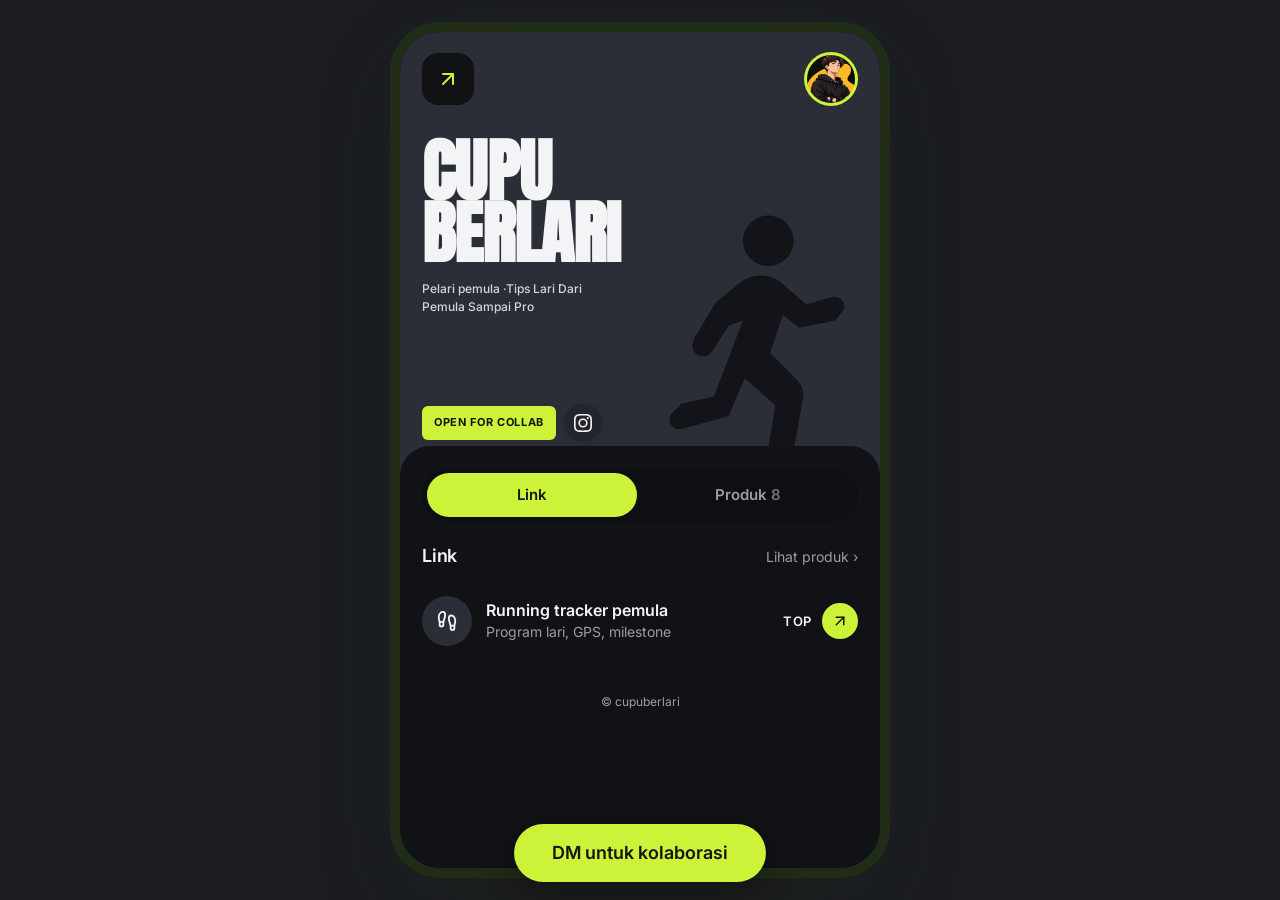
<file: index.html>
<!doctype html>
<html lang="id">
<head>
<meta charset="utf-8">
<meta name="viewport" content="width=device-width,initial-scale=1,viewport-fit=cover">
<title>Cupu Berlari</title>
<meta name="description" content="Pelari cupu yang lagi belajar konsisten. Semua link, tools lari, dan rekomendasi gear ada di sini.">
<meta name="theme-color" content="#C8D6B2">
<meta property="og:title" content="Cupu Berlari">
<meta property="og:type" content="website">
<link rel="icon" href="data:image/svg+xml,%3Csvg xmlns='http://www.w3.org/2000/svg' viewBox='0 0 64 64'%3E%3Crect width='64' height='64' rx='16' fill='%232D3B22'/%3E%3Ctext x='32' y='45' text-anchor='middle' font-family='Impact,sans-serif' font-size='36' fill='%23F4F062'%3EC%3C/text%3E%3C/svg%3E">
<link rel="preconnect" href="https://fonts.googleapis.com">
<link rel="preconnect" href="https://fonts.gstatic.com" crossorigin>
<link rel="stylesheet" href="https://fonts.googleapis.com/css2?family=Anton&family=DM+Sans:wght@400;500;600;700&display=swap">
<link rel="stylesheet" href="assets/site.css">
</head>
<body>
<div class="page" id="app" aria-live="polite"></div>
<script src="assets/icons.js"></script>
<script src="assets/site.js"></script>
</body>
</html>
</file>
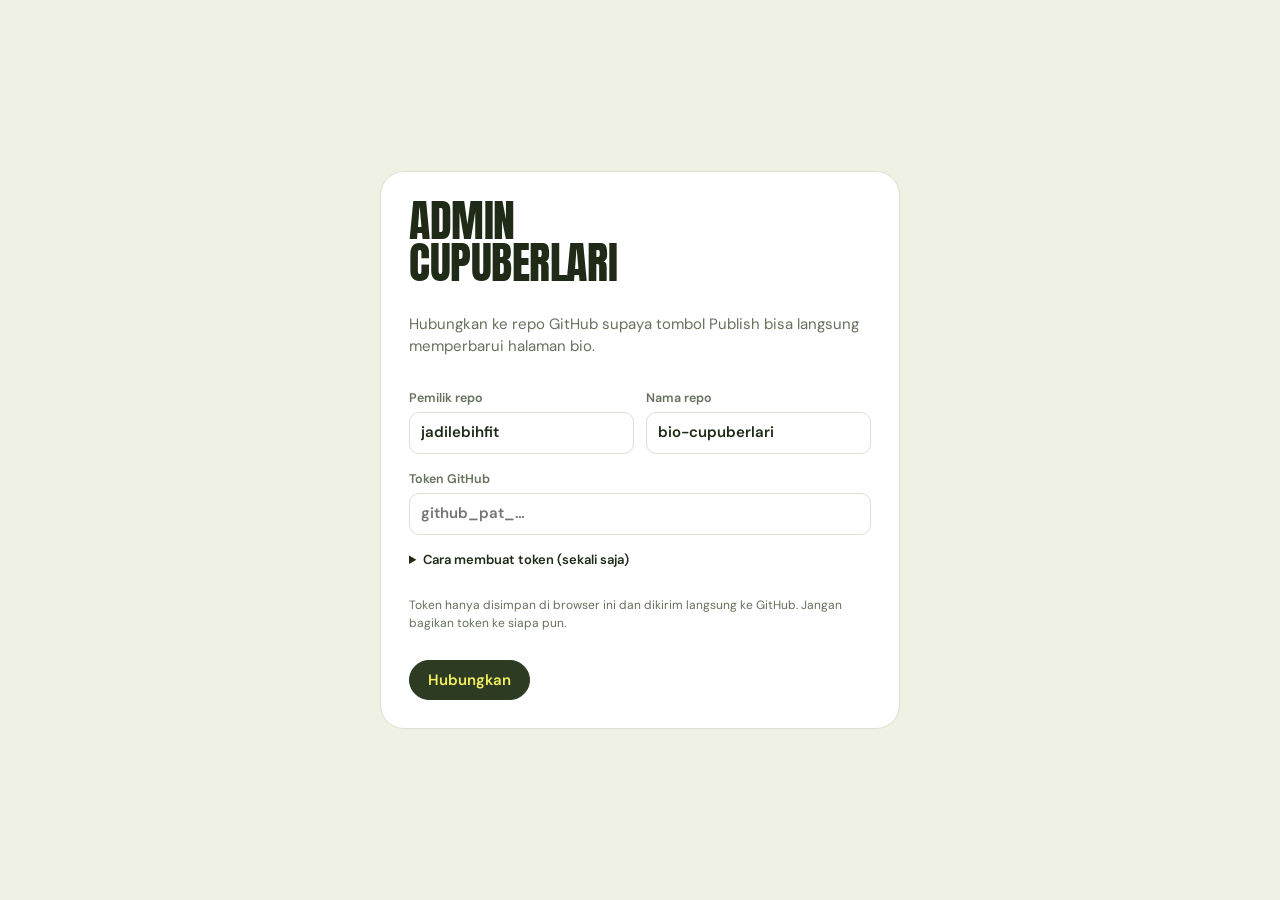
<file: admin/index.html>
<!doctype html>
<html lang="id">
<head>
<meta charset="utf-8">
<meta name="viewport" content="width=device-width,initial-scale=1,viewport-fit=cover">
<meta name="robots" content="noindex,nofollow">
<title>Admin · Cupu Berlari</title>
<link rel="icon" href="data:image/svg+xml,%3Csvg xmlns='http://www.w3.org/2000/svg' viewBox='0 0 64 64'%3E%3Crect width='64' height='64' rx='16' fill='%23F4F062'/%3E%3Ctext x='32' y='45' text-anchor='middle' font-family='Impact,sans-serif' font-size='36' fill='%232D3B22'%3EC%3C/text%3E%3C/svg%3E">
<link rel="preconnect" href="https://fonts.googleapis.com">
<link rel="preconnect" href="https://fonts.gstatic.com" crossorigin>
<link rel="stylesheet" href="https://fonts.googleapis.com/css2?family=Anton&family=DM+Sans:wght@400;500;600;700&display=swap">
<link rel="stylesheet" href="admin.css">
</head>
<body>
<div id="login" class="login" hidden></div>
<div id="shell" class="shell" hidden>
  <header class="bar">
    <div class="brand"><span class="logo">C</span><div><b>Admin bio</b><span id="repo-name" class="muted small"></span></div></div>
    <div class="bar-act">
      <span id="dirty" class="dirty" hidden>Belum dipublish</span>
      <button class="btn ghost" type="button" id="revert" title="Muat ulang dari GitHub">Batalkan perubahan</button>
      <button class="btn pri" type="button" id="publish">Publish</button>
    </div>
  </header>
  <div class="main">
    <section class="editor">
      <nav class="tabs" id="tabs" role="tablist">
        <button type="button" data-t="profil" aria-selected="true">Profil</button>
        <button type="button" data-t="link">Link</button>
        <button type="button" data-t="produk">Produk</button>
        <button type="button" data-t="statistik">Statistik</button>
        <button type="button" data-t="tampilan">Tampilan</button>
        <button type="button" data-t="lainnya">Lainnya</button>
      </nav>
      <div id="panel" class="panel"></div>
    </section>
    <aside class="preview">
      <div class="pv-head"><span class="muted small">Pratinjau langsung</span><div class="seg" id="pv-tab"><button type="button" data-pt="links" aria-pressed="true">Link</button><button type="button" data-pt="products" aria-pressed="false">Produk</button></div><a class="small" id="live-link" target="_blank" rel="noopener">Buka halaman ↗</a></div>
      <div class="phone"><iframe id="pv" title="Pratinjau halaman bio" src="../index.html?preview=1"></iframe></div>
    </aside>
  </div>
  <button class="btn pri pv-toggle" type="button" id="pv-toggle">Lihat pratinjau</button>
</div>
<div id="modal" class="modal" hidden><div class="sheet" id="sheet"></div></div>
<div id="toast" class="toast" hidden></div>
<script src="../assets/icons.js"></script>
<script src="admin.js"></script>
</body>
</html>
</file>
<file: assets/site.css>
/* Layout: satu kolom seperti layar HP (maks 480px) di atas latar lime.
   Atas: hero sage dengan nama besar huruf kondensasi + foto potongan di kanan.
   Bawah: panel hijau tua membulat berisi tab Link/Produk, kartu statistik putih, daftar link, dan grid produk.
   Semua warna, font, dan ukuran berasal dari data.json (theme) lewat variabel CSS. */
:root{
  --bg:#E3E86B; --hero:#C8D6B2; --panel:#2D3B22; --card:#FFFFFF; --accent:#F4F062; --ink:#22301A; --panel-ink:#FFFFFF; --accent-ink:#22301A;
  --display:"Anton","Bebas Neue",Impact,"Arial Narrow",sans-serif;
  --body:"DM Sans",system-ui,-apple-system,"Segoe UI",sans-serif;
  --title:64px; --subtitle:15px; --section:24px; --text:16px; --link:17px; --stat:30px; --r:18px;
  --muted:rgba(255,255,255,.62); --line:rgba(255,255,255,.12);
  color-scheme:light;
}
*{box-sizing:border-box}
[hidden]{display:none!important}
html{background:var(--bg)}
body{margin:0;background:var(--bg);color:var(--ink);font-family:var(--body);font-size:var(--text);line-height:1.45;-webkit-font-smoothing:antialiased;
  padding:0 max(0px,env(safe-area-inset-right,0px)) 0 max(0px,env(safe-area-inset-left,0px))}
a{color:inherit}
img{max-width:100%;display:block}
.page{max-width:480px;margin:0 auto;min-height:100vh;display:flex;flex-direction:column;background:var(--panel);position:relative;overflow:hidden}
@media (min-width:560px){.page{margin:32px auto;min-height:calc(100vh - 64px);border-radius:40px;box-shadow:0 30px 80px rgba(30,40,10,.28),0 0 0 10px rgba(34,48,26,.92)}}

/* hero */
.hero{background:var(--hero);position:relative;padding:calc(20px + env(safe-area-inset-top,0px)) 22px 0;min-height:440px;display:flex;flex-direction:column}
.hero-top{display:flex;justify-content:space-between;align-items:center;position:relative;z-index:3}
.sq{width:52px;height:52px;border-radius:16px;background:var(--panel);color:var(--accent);display:grid;place-items:center;border:0;cursor:pointer}
.sq svg{width:24px;height:24px}
.avatar{width:54px;height:54px;border-radius:50%;background:var(--accent);padding:3px;overflow:hidden;flex:none}
.avatar img,.avatar span{width:100%;height:100%;border-radius:50%;object-fit:cover;display:grid;place-items:center;background:var(--panel);color:var(--accent);font-family:var(--display);font-size:22px}
.hero-text{position:relative;z-index:2;margin-top:34px;max-width:64%}
.name{font-family:var(--display);font-size:var(--title);line-height:.9;letter-spacing:-.01em;margin:0;color:var(--ink);word-break:break-word}
.name.up{text-transform:uppercase}
.sub{margin:16px 0 0;font-size:var(--subtitle);font-weight:500;color:var(--ink);opacity:.85;max-width:22ch}
.photo{position:absolute;right:-6px;bottom:0;width:58%;max-width:280px;z-index:1;pointer-events:none}
.photo img{width:100%;height:auto;object-fit:contain;object-position:bottom}
.photo .ph{width:100%;aspect-ratio:4/5;display:grid;place-items:end center}
.photo .ph svg{width:78%;height:auto;color:var(--panel);opacity:.9}
.badges{position:relative;z-index:2;display:flex;align-items:center;gap:8px;flex-wrap:wrap;margin-top:auto;padding:26px 0 30px}
.badge{background:var(--accent);color:var(--accent-ink);font-size:11px;font-weight:700;letter-spacing:.06em;text-transform:uppercase;padding:9px 12px;border-radius:6px}
.soc{width:38px;height:38px;border-radius:50%;background:var(--card);color:var(--ink);display:grid;place-items:center;text-decoration:none;box-shadow:0 2px 8px rgba(0,0,0,.08)}
.soc svg{width:18px;height:18px}

/* panel */
.panel{background:var(--panel);color:var(--panel-ink);border-radius:30px 30px 0 0;margin-top:-26px;position:relative;z-index:4;padding:22px 22px 120px;flex:1}
.tabs{display:flex;gap:6px;background:rgba(0,0,0,.18);padding:5px;border-radius:999px;margin-bottom:24px}
.tabs button{flex:1;border:0;background:transparent;color:var(--muted);font:inherit;font-weight:600;font-size:15px;padding:11px 10px;border-radius:999px;cursor:pointer}
.tabs button[aria-selected="true"]{background:var(--accent);color:var(--accent-ink)}
.tabs b{font-weight:600;opacity:.7;margin-left:4px}
.sec{display:flex;justify-content:space-between;align-items:baseline;gap:12px;margin:0 0 16px}
.sec h2{margin:0;font-size:var(--section);font-weight:600;letter-spacing:-.01em;line-height:1.15}
.sec a,.sec span{font-size:14px;color:var(--muted);text-decoration:none}
.stats{display:grid;grid-template-columns:repeat(3,1fr);gap:10px;margin-bottom:34px}
.stats.n1{grid-template-columns:1fr}.stats.n2{grid-template-columns:repeat(2,1fr)}.stats.n4{grid-template-columns:repeat(2,1fr)}
.stat{background:var(--card);color:var(--ink);border-radius:var(--r);padding:20px 10px 16px;text-align:center;display:grid;gap:10px;min-width:0}
.stat b{font-size:var(--stat);font-weight:700;line-height:1;letter-spacing:-.02em;font-variant-numeric:tabular-nums}
.stat i{display:block;height:1px;background:rgba(34,48,26,.12);margin:0 8px}
.stat span{font-size:14px;opacity:.75;line-height:1.25}

.links{display:grid}
.lk{display:grid;grid-template-columns:auto 1fr auto;gap:14px;align-items:center;padding:13px 0;text-decoration:none;color:var(--panel-ink);border-bottom:1px solid var(--line)}
.lk:last-child{border-bottom:0}
.lk .ico{width:50px;height:50px;border-radius:50%;background:var(--hero);color:var(--ink);display:grid;place-items:center;overflow:hidden;flex:none}
.lk .ico svg{width:22px;height:22px}
.lk .ico img{width:100%;height:100%;object-fit:cover}
.lk .ico .emo{font-size:24px;line-height:1}
.lk .tx{min-width:0;display:grid;gap:2px}
.lk .tx b{font-size:var(--link);font-weight:600;line-height:1.25}
.lk .tx span{font-size:14px;color:var(--muted);overflow:hidden;text-overflow:ellipsis;white-space:nowrap}
.lk .go{display:flex;align-items:center;gap:10px;font-size:13px;font-weight:600;letter-spacing:.04em;text-transform:uppercase}
.lk .go i{width:36px;height:36px;border-radius:50%;background:var(--accent);color:var(--accent-ink);display:grid;place-items:center}
.lk .go i svg{width:18px;height:18px}
.lk:hover .go i{transform:translate(2px,-2px)}
.lk:focus-visible,.pc a:focus-visible,.cta:focus-visible,button:focus-visible{outline:3px solid var(--accent);outline-offset:3px;border-radius:12px}

/* produk */
.chips{display:flex;gap:8px;overflow-x:auto;scrollbar-width:none;margin:0 -22px 18px;padding:0 22px}
.chips::-webkit-scrollbar{display:none}
.chips button{flex:none;border:1.5px solid var(--line);background:transparent;color:var(--panel-ink);font:inherit;font-size:14px;font-weight:500;padding:8px 15px;border-radius:999px;cursor:pointer}
.chips button[aria-pressed="true"]{background:var(--panel-ink);color:var(--panel);border-color:var(--panel-ink)}
.grid{display:grid;grid-template-columns:repeat(2,1fr);gap:12px}
.pc{background:var(--card);color:var(--ink);border-radius:var(--r);overflow:hidden;display:flex;flex-direction:column;min-width:0}
.pc .img{aspect-ratio:1;background:var(--hero);position:relative;display:grid;place-items:center}
.pc .img img{width:100%;height:100%;object-fit:cover}
.pc .img svg{width:40%;height:40%;color:var(--panel);opacity:.55}
.pc .pb{position:absolute;left:8px;top:8px;background:var(--accent);color:var(--accent-ink);font-size:10px;font-weight:700;letter-spacing:.05em;text-transform:uppercase;padding:4px 8px;border-radius:5px}
.pc .disc{position:absolute;right:8px;top:8px;background:var(--panel);color:var(--accent);font-size:11px;font-weight:700;padding:4px 7px;border-radius:5px}
.pc .bd{padding:11px 12px 12px;display:flex;flex-direction:column;gap:5px;flex:1}
.pc .shop{font-size:11px;font-weight:600;opacity:.6;letter-spacing:.04em;text-transform:uppercase}
.pc .nm{font-size:14px;font-weight:600;line-height:1.3;display:-webkit-box;-webkit-line-clamp:2;-webkit-box-orient:vertical;overflow:hidden}
.pc .pr{display:flex;gap:6px;align-items:baseline;flex-wrap:wrap;margin-top:auto}
.pc .pr b{font-size:15px}
.pc .pr s{font-size:12px;opacity:.5}
.pc a.buy{margin-top:6px;display:flex;align-items:center;justify-content:center;gap:6px;white-space:nowrap;background:var(--panel);color:var(--accent);text-decoration:none;font-size:13px;font-weight:600;padding:9px 8px;border-radius:999px}
.pc a.buy svg{width:15px;height:15px}
.note{font-size:12.5px;color:var(--muted);margin:18px 0 0;line-height:1.5}
.empty{color:var(--muted);text-align:center;padding:30px 10px;font-size:14px}

/* CTA + footer */
.ctaw{position:fixed;left:0;right:0;bottom:calc(18px + env(safe-area-inset-bottom,0px));display:flex;justify-content:center;z-index:10;pointer-events:none}
.cta{pointer-events:auto;background:var(--accent);color:var(--accent-ink);text-decoration:none;font-weight:600;font-size:18px;padding:16px 38px;border-radius:999px;box-shadow:0 10px 30px rgba(0,0,0,.35)}
.foot{text-align:center;font-size:12px;color:var(--muted);margin-top:34px}
.toast{position:fixed;left:50%;transform:translateX(-50%);bottom:100px;background:var(--ink);color:#fff;padding:10px 16px;border-radius:999px;font-size:14px;z-index:20}
@media (max-width:380px){.hero-text{max-width:70%}.grid{gap:10px}}
@media (prefers-reduced-motion:reduce){*{transition:none!important}}
</file>
<file: admin/admin.css>
/* Admin: kolom editor kiri + pratinjau HP kanan. Palet sama dengan halaman bio. */
:root{--bg:#EEF1E4;--surface:#FFFFFF;--surface-2:#F5F7EE;--ink:#1F2A17;--muted:#66705C;--line:#DCE2CF;--green:#2D3B22;--lime:#F4F062;--sage:#C8D6B2;--red:#C8402F;--ok:#3F7A2A;
  --sans:"DM Sans",system-ui,-apple-system,"Segoe UI",sans-serif;color-scheme:light}
*{box-sizing:border-box}
[hidden]{display:none!important}
body{margin:0;background:var(--bg);color:var(--ink);font-family:var(--sans);font-size:15px;line-height:1.45;-webkit-font-smoothing:antialiased}
h1,h2,h3{margin:0;line-height:1.15;letter-spacing:-.01em}
h3{font-size:16px}
.muted{color:var(--muted)} .small{font-size:13px} .tiny{font-size:12px}
a{color:var(--green)}
.btn{font:inherit;font-weight:600;border-radius:999px;padding:10px 18px;border:1.5px solid var(--line);background:var(--surface);color:var(--ink);cursor:pointer;display:inline-flex;align-items:center;gap:8px;line-height:1.2;text-decoration:none}
.btn:hover{border-color:var(--green)}
.btn.pri{background:var(--green);color:var(--lime);border-color:var(--green)}
.btn.lime{background:var(--lime);color:var(--ink);border-color:var(--lime)}
.btn.ghost{background:transparent;border-color:transparent;color:var(--muted)}
.btn.ghost:hover{color:var(--ink)}
.btn.danger{color:var(--red)}
.btn.sm{padding:6px 12px;font-size:13px}
.btn:disabled{opacity:.45;cursor:not-allowed}
.ib{width:34px;height:34px;border-radius:10px;border:1px solid var(--line);background:var(--surface);display:grid;place-items:center;cursor:pointer;color:var(--ink);flex:none;padding:0}
.ib svg{width:16px;height:16px}
.ib:hover{border-color:var(--green)}
.ib.danger:hover{color:var(--red);border-color:var(--red)}
:focus-visible{outline:2px solid var(--green);outline-offset:2px}
label.f{display:grid;gap:5px;font-size:12.5px;font-weight:600;color:var(--muted);min-width:0}
input,select,textarea{font:inherit;font-size:15px;color:var(--ink);background:var(--surface);border:1px solid var(--line);border-radius:10px;padding:9px 11px;width:100%;min-width:0}
textarea{resize:vertical;min-height:70px}
input:focus,select:focus,textarea:focus{outline:none;border-color:var(--green);box-shadow:0 0 0 3px rgba(45,59,34,.12)}
input[type=color]{padding:3px;height:40px;cursor:pointer}
input[type=range]{padding:0;accent-color:var(--green)}
input[type=checkbox]{width:20px;height:20px;accent-color:var(--green)}
.grid2{display:grid;grid-template-columns:repeat(auto-fit,minmax(min(100%,200px),1fr));gap:12px}
.row{display:flex;gap:10px;align-items:center;flex-wrap:wrap}
.stack{display:grid;gap:12px}
.card{background:var(--surface);border:1px solid var(--line);border-radius:16px;padding:16px;display:grid;gap:14px}
.seg{display:inline-flex;border:1px solid var(--line);border-radius:999px;padding:3px;background:var(--surface)}
.seg button{border:0;background:transparent;font:inherit;font-size:13px;font-weight:600;padding:5px 12px;border-radius:999px;cursor:pointer;color:var(--muted)}
.seg button[aria-pressed="true"]{background:var(--green);color:var(--lime)}

/* login */
.login{min-height:100vh;display:grid;place-items:center;padding:24px 16px}
.login .box{width:min(520px,100%);background:var(--surface);border:1px solid var(--line);border-radius:24px;padding:28px;display:grid;gap:16px}
.login h1{font-family:"Anton",Impact,sans-serif;font-weight:400;font-size:44px;text-transform:uppercase;line-height:.95}
.login ol{margin:0;padding-left:20px;display:grid;gap:6px;font-size:14px;color:var(--muted)}
.err{background:#FBE7E3;color:var(--red);border-radius:10px;padding:10px 12px;font-size:14px}

/* shell */
.bar{position:sticky;top:0;z-index:20;background:var(--green);color:#fff;display:flex;justify-content:space-between;align-items:center;gap:12px;padding:12px max(16px,env(safe-area-inset-right,0px)) 12px max(16px,env(safe-area-inset-left,0px));flex-wrap:wrap}
.brand{display:flex;gap:10px;align-items:center;min-width:0}
.brand b{display:block}
.brand .muted{color:#C8D6B2}
.logo{width:38px;height:38px;border-radius:12px;background:var(--lime);color:var(--green);display:grid;place-items:center;font-family:"Anton",Impact,sans-serif;font-size:22px}
.bar-act{display:flex;gap:8px;align-items:center;flex-wrap:wrap}
.bar .btn.ghost{color:#C8D6B2}
.bar .btn.ghost:hover{color:#fff}
.bar .btn.pri{background:var(--lime);color:var(--green);border-color:var(--lime)}
.dirty{font-size:12px;font-weight:600;background:rgba(244,240,98,.18);color:var(--lime);padding:5px 10px;border-radius:999px}
.main{display:grid;grid-template-columns:minmax(0,1fr) 430px;gap:24px;max-width:1280px;margin:0 auto;padding:20px max(16px,env(safe-area-inset-right,0px)) 80px max(16px,env(safe-area-inset-left,0px));align-items:start}
.editor{min-width:0;display:grid;gap:16px}
.tabs{display:flex;gap:6px;overflow-x:auto;scrollbar-width:none}
.tabs::-webkit-scrollbar{display:none}
.tabs button{flex:none;border:1px solid var(--line);background:var(--surface);font:inherit;font-weight:600;font-size:14px;padding:9px 16px;border-radius:999px;cursor:pointer;color:var(--muted)}
.tabs button[aria-selected="true"]{background:var(--green);color:var(--lime);border-color:var(--green)}
.panel{display:grid;gap:16px}
.preview{position:sticky;top:80px;display:grid;gap:10px}
.pv-head{display:flex;justify-content:space-between;align-items:center;gap:8px;flex-wrap:wrap}
.phone{width:390px;max-width:100%;height:min(780px,calc(100vh - 150px));margin:0 auto;border-radius:44px;border:10px solid #1F2A17;overflow:hidden;background:#000;box-shadow:0 20px 50px rgba(31,42,23,.25)}
.phone iframe{width:100%;height:100%;border:0;display:block;background:#fff}
.pv-toggle{display:none}
@media (max-width:980px){
  .main{grid-template-columns:1fr}
  .preview{position:fixed;inset:0;z-index:30;background:rgba(238,241,228,.97);padding:16px;align-content:start;overflow:auto}
  .preview:not(.open){display:none}
  .phone{height:calc(100vh - 110px)}
  .pv-toggle{display:inline-flex;position:fixed;right:16px;bottom:calc(16px + env(safe-area-inset-bottom,0px));z-index:40;box-shadow:0 8px 24px rgba(0,0,0,.25)}
}

/* item list */
.items{display:grid;gap:10px}
.item{background:var(--surface);border:1px solid var(--line);border-radius:16px;overflow:hidden}
.item.off{opacity:.6}
.item-h{display:grid;grid-template-columns:auto 1fr auto;gap:12px;align-items:center;padding:10px 12px;cursor:pointer}
.item-h .thumb{width:42px;height:42px;border-radius:12px;background:var(--sage);color:var(--green);display:grid;place-items:center;overflow:hidden}
.item-h .thumb svg{width:20px;height:20px}
.item-h .thumb img{width:100%;height:100%;object-fit:cover}
.item-h .thumb .emo{font-size:22px}
.item-h .t{min-width:0}
.item-h .t b{display:block;white-space:nowrap;overflow:hidden;text-overflow:ellipsis}
.item-h .t span{font-size:13px;color:var(--muted);white-space:nowrap;overflow:hidden;text-overflow:ellipsis;display:block}
.item-h .acts{display:flex;gap:6px}
.item-b{border-top:1px solid var(--line);padding:14px 12px;display:grid;gap:12px;background:var(--surface-2)}
.add{border:1.5px dashed var(--line);background:transparent;border-radius:16px;padding:14px;font:inherit;font-weight:600;color:var(--muted);cursor:pointer}
.add:hover{border-color:var(--green);color:var(--green)}

/* icon field */
.iconf{display:flex;gap:10px;align-items:center}
.iconf .prev{width:46px;height:46px;border-radius:50%;background:var(--sage);color:var(--green);display:grid;place-items:center;overflow:hidden;flex:none}
.iconf .prev svg{width:22px;height:22px}
.iconf .prev img{width:100%;height:100%;object-fit:cover}
.iconf .prev .emo{font-size:24px}
.icons{display:grid;grid-template-columns:repeat(auto-fill,minmax(64px,1fr));gap:8px;max-height:46vh;overflow:auto;padding:2px}
.icons button{border:1px solid var(--line);background:var(--surface);border-radius:12px;padding:10px 4px 6px;display:grid;justify-items:center;gap:4px;cursor:pointer;font:inherit;font-size:10.5px;color:var(--muted)}
.icons button svg{width:22px;height:22px;color:var(--ink)}
.icons button:hover,.icons button[aria-pressed="true"]{border-color:var(--green);background:var(--surface-2)}

/* image field */
.imgf{display:flex;gap:12px;align-items:center;flex-wrap:wrap}
.imgf .pic{width:76px;height:76px;border-radius:14px;background:var(--sage) center/cover no-repeat;border:1px solid var(--line);flex:none}
.imgf .pic.round{border-radius:50%}

.range{display:grid;grid-template-columns:1fr auto;gap:4px 10px;align-items:center}
.range output{font-size:13px;font-weight:600;color:var(--ink);min-width:3.5em;text-align:right;font-variant-numeric:tabular-nums}
.swatches{display:flex;gap:8px;flex-wrap:wrap}
.swatches button{border:1px solid var(--line);border-radius:12px;padding:6px 10px 6px 6px;display:flex;gap:8px;align-items:center;background:var(--surface);cursor:pointer;font:inherit;font-size:13px;font-weight:600}
.swatches i{width:28px;height:28px;border-radius:8px;display:block}

.modal{position:fixed;inset:0;z-index:60;background:rgba(20,28,14,.55);display:grid;place-items:center;padding:16px}
.modal .sheet{background:var(--surface);border-radius:20px;width:min(640px,100%);max-height:calc(100vh - 32px);overflow:auto;padding:18px;display:grid;gap:14px}
.toast{position:fixed;left:50%;transform:translateX(-50%);bottom:24px;z-index:80;background:var(--ink);color:#fff;padding:11px 18px;border-radius:999px;font-weight:600;font-size:14px;max-width:calc(100% - 32px);box-shadow:0 8px 24px rgba(0,0,0,.25)}
.publog{font-size:13px;display:grid;gap:4px;background:var(--surface-2);border-radius:12px;padding:12px;font-variant-numeric:tabular-nums}
.publog .ok{color:var(--ok)} .publog .bad{color:var(--red)}
</file>
